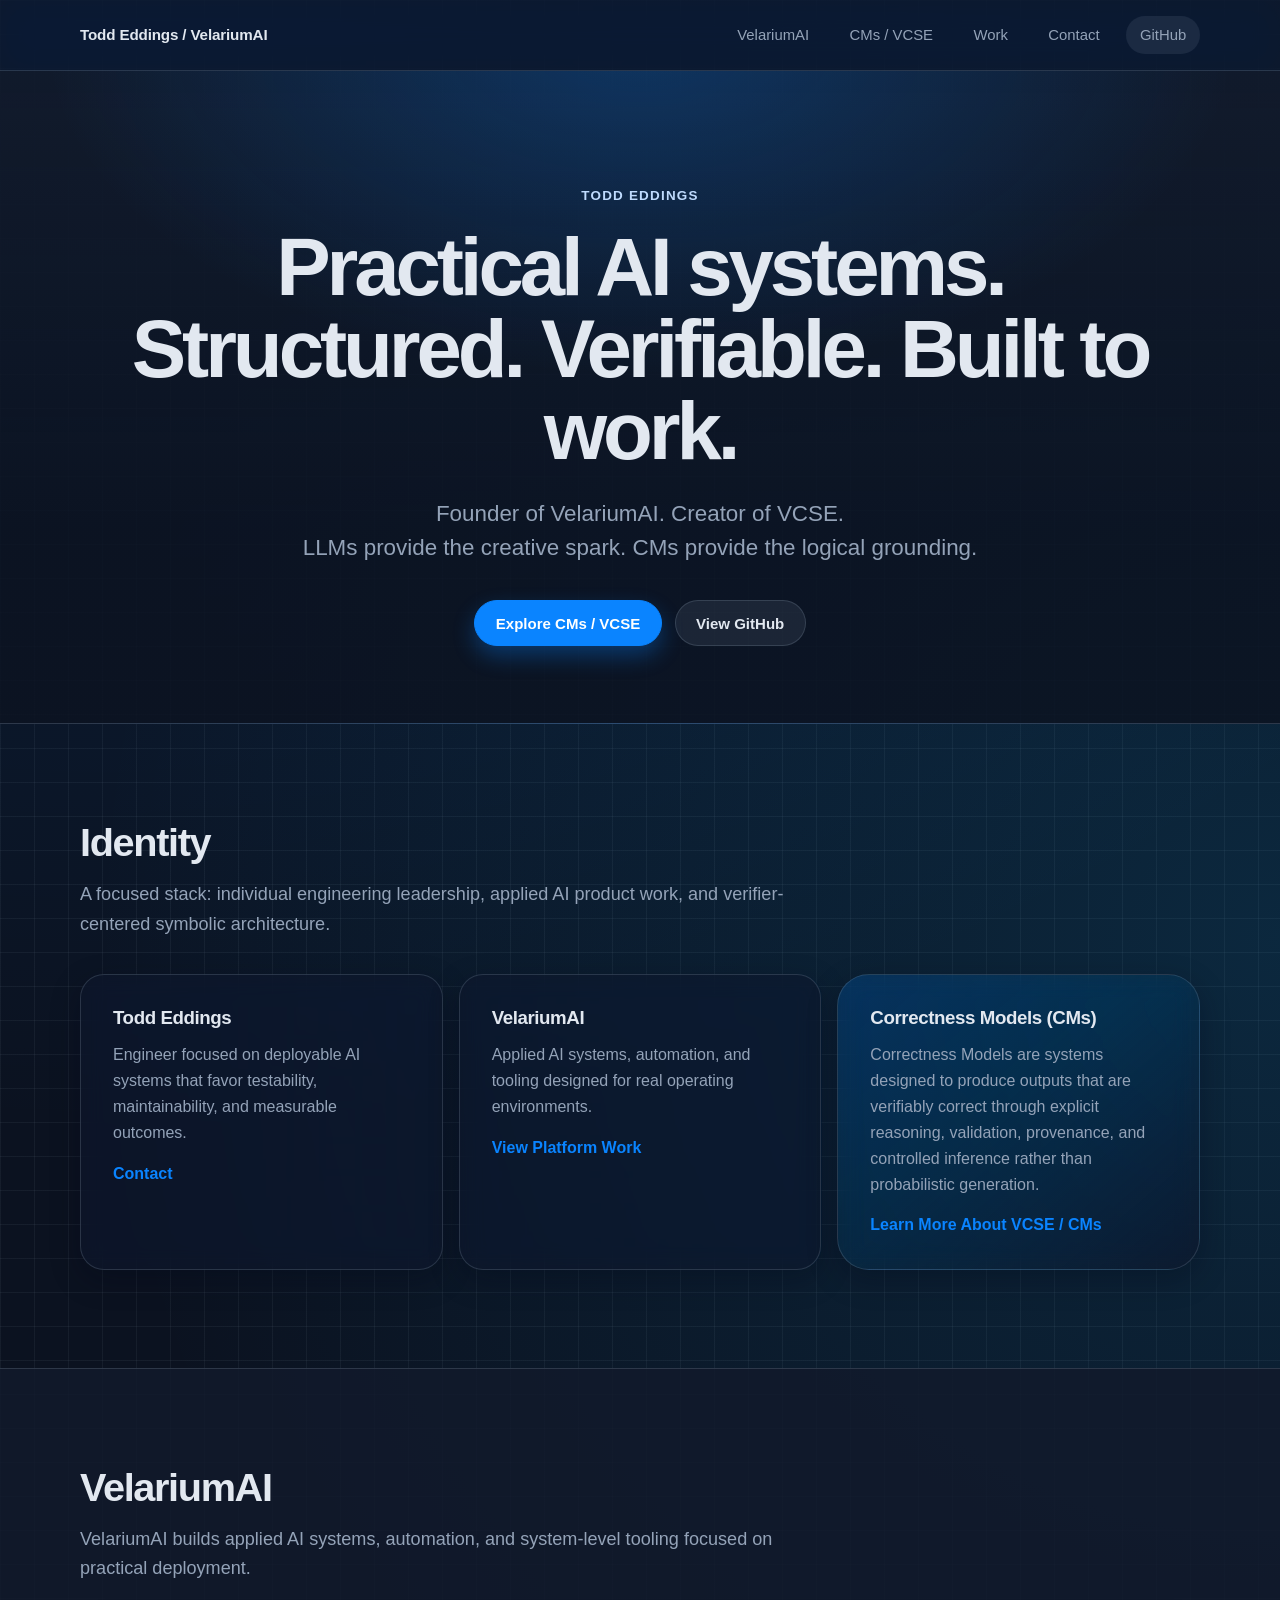
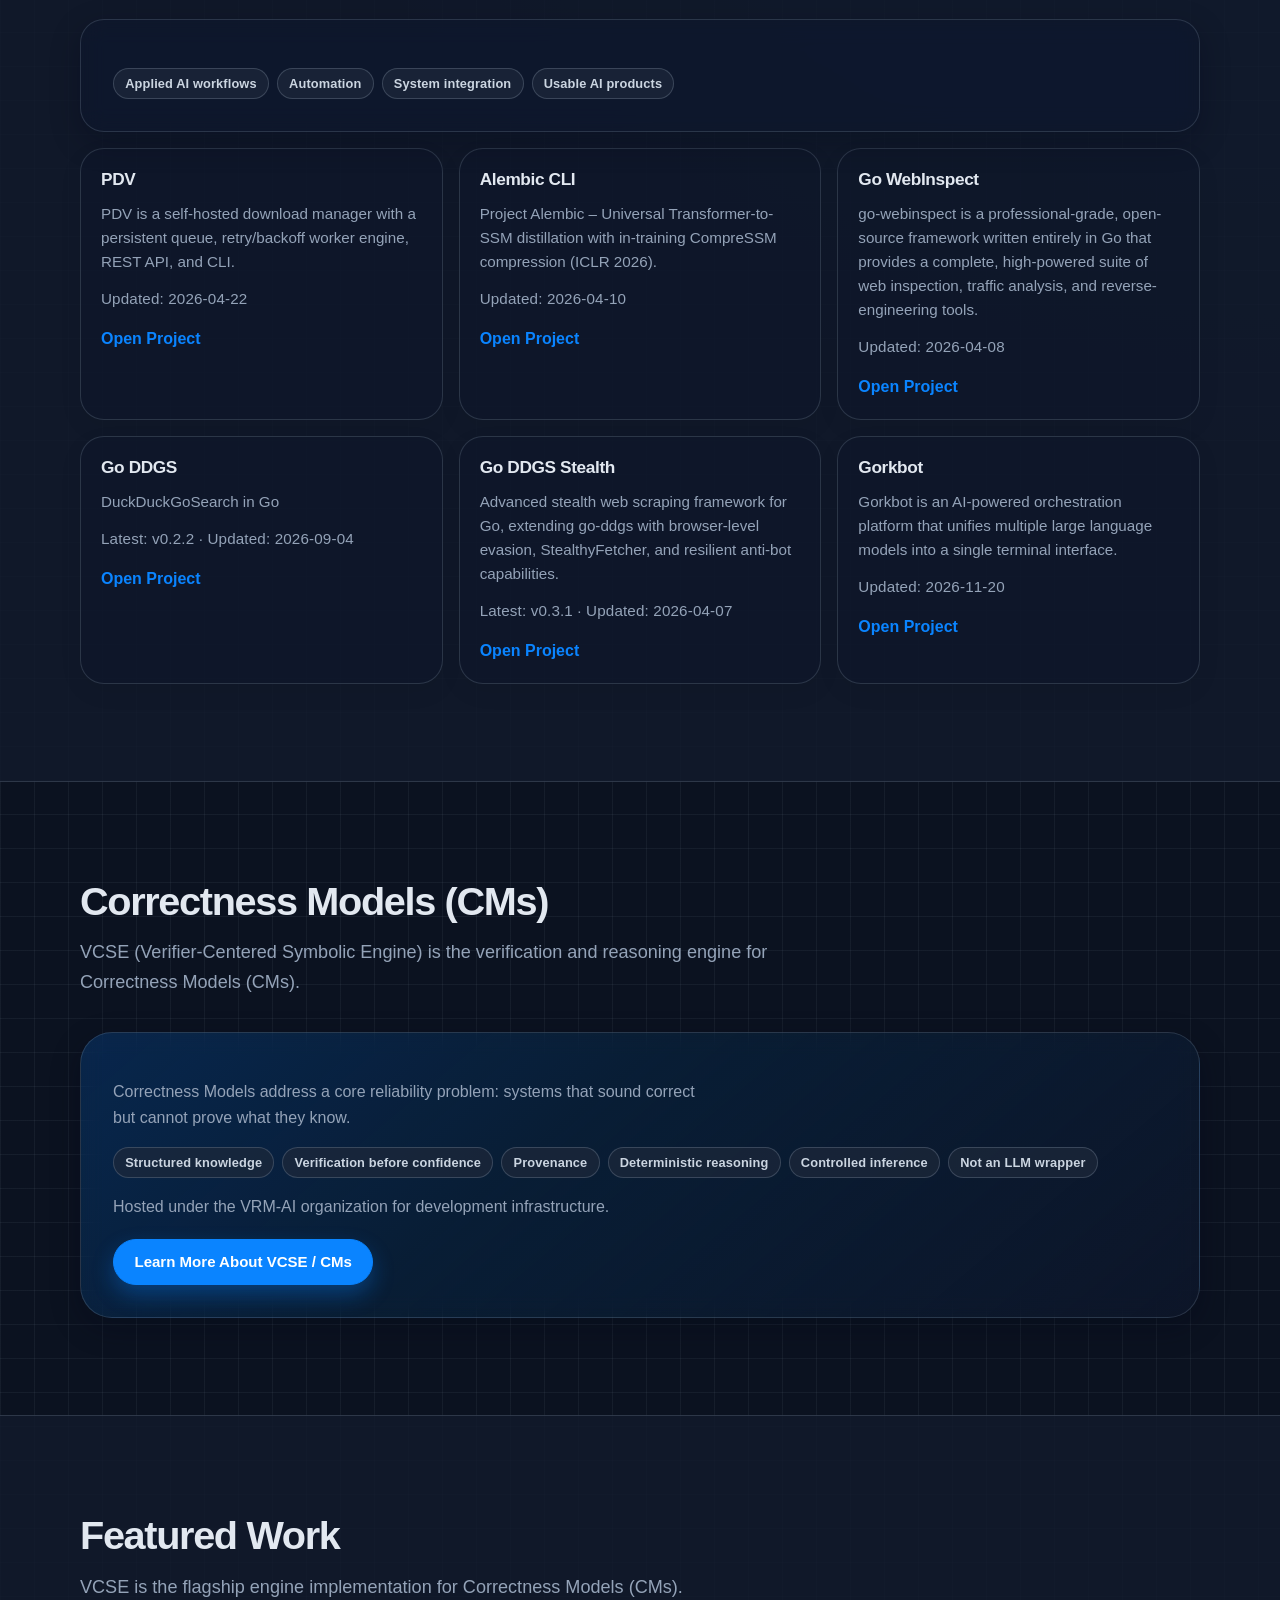
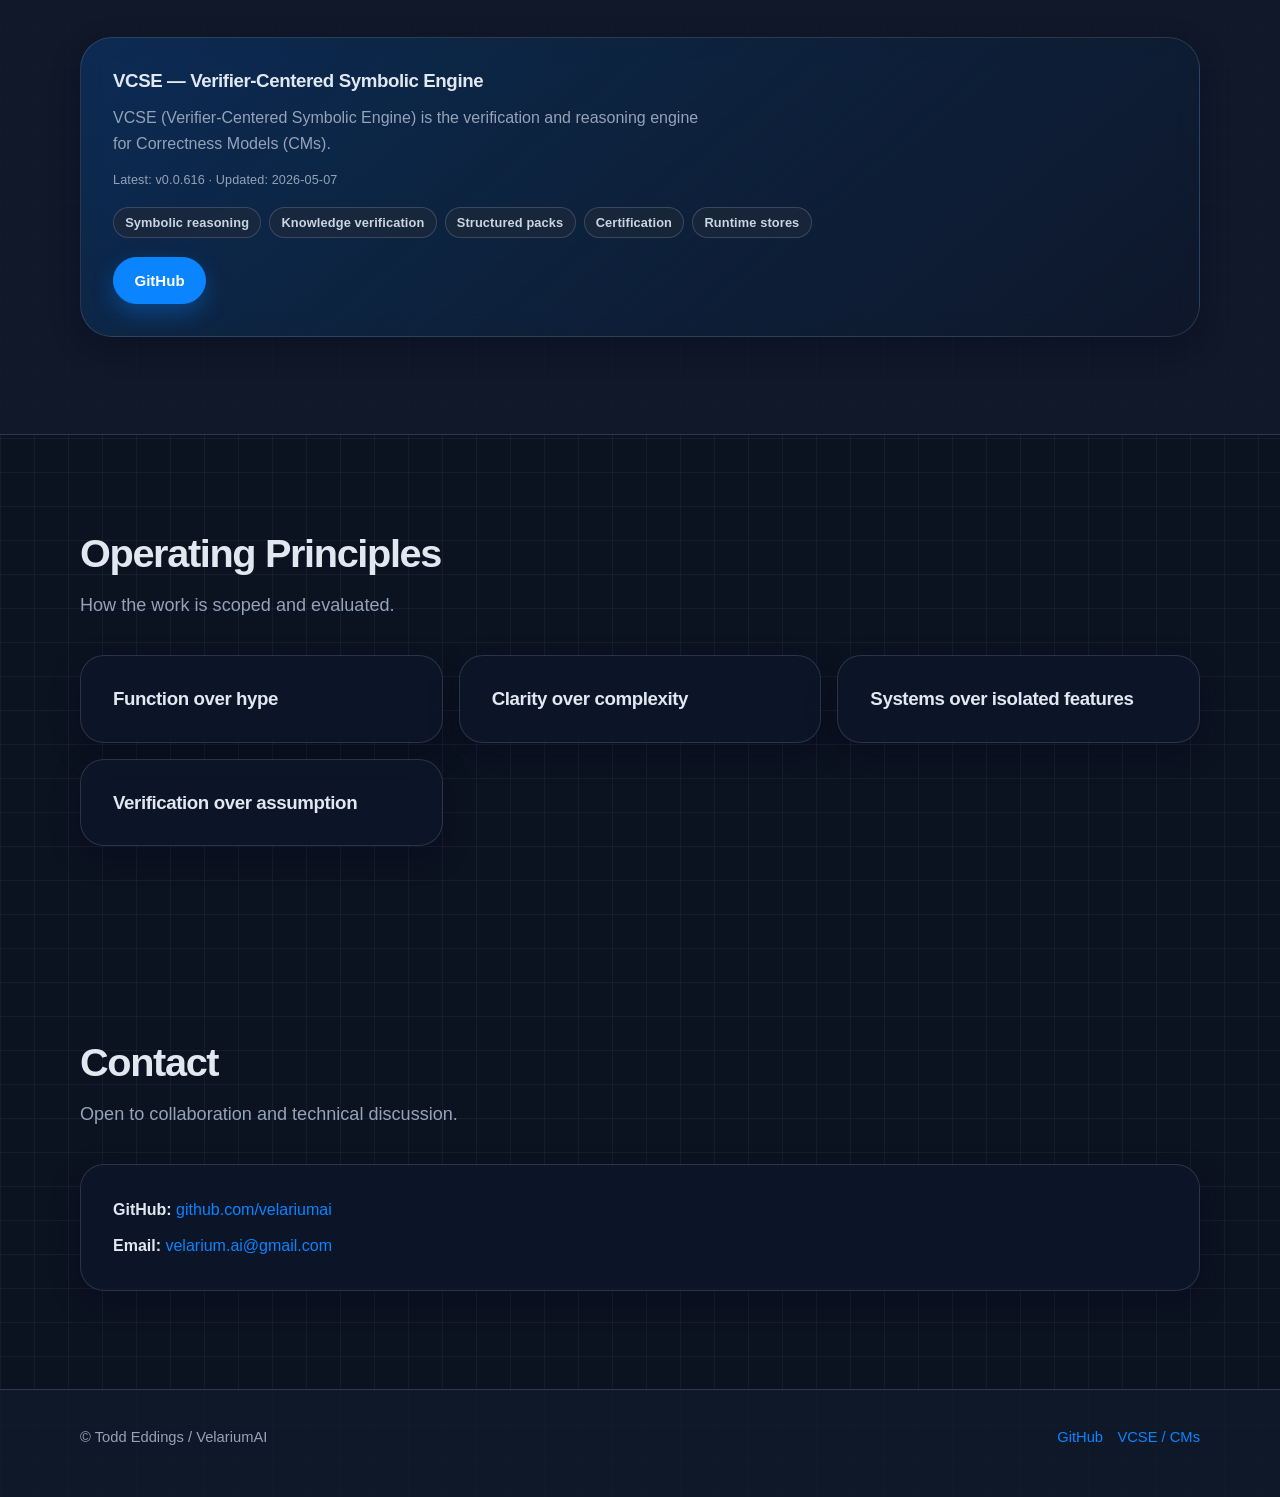
<file: index.html>
<!DOCTYPE html>
<html lang="en">
<head>
  <meta charset="UTF-8">
  <meta name="viewport" content="width=device-width, initial-scale=1.0">
  <title>Todd Eddings | VelariumAI | VCSE</title>
  <meta name="description" content="Todd Eddings builds practical AI systems through VelariumAI, including VCSE, the verification and reasoning engine for Correctness Models (CMs).">
  <link rel="stylesheet" href="styles.css?v=tech2">
</head>
<body>
  <nav class="site-nav" aria-label="Primary">
    <div class="nav-inner">
      <a class="brand" href="index.html">Todd Eddings / VelariumAI</a>
      <ul class="nav-links">
        <li><a href="#velariumai">VelariumAI</a></li>
        <li><a href="#vrm-ai">CMs / VCSE</a></li>
        <li><a href="#work">Work</a></li>
        <li><a href="#contact">Contact</a></li>
        <li><a class="btn btn-secondary" href="https://github.com/velariumai">GitHub</a></li>
      </ul>
    </div>
  </nav>

  <main>
    <section class="hero" id="top">
      <div class="container">
        <p class="hero-eyebrow">Todd Eddings</p>
        <h1 class="hero-title">Practical AI systems.<br>Structured. Verifiable. Built to work.</h1>
        <p class="hero-subtitle">Founder of VelariumAI. Creator of VCSE.<br>LLMs provide the creative spark. CMs provide the logical grounding.</p>
        <div class="hero-actions">
          <a class="btn btn-primary" href="#vrm-ai">Explore CMs / VCSE</a>
          <a class="btn btn-secondary" href="https://github.com/velariumai">View GitHub</a>
        </div>
      </div>
    </section>

    <section class="section">
      <div class="container">
        <div class="section-header">
          <h2 class="section-title">Identity</h2>
          <p class="section-copy">A focused stack: individual engineering leadership, applied AI product work, and verifier-centered symbolic architecture.</p>
        </div>
        <div class="card-grid">
          <article class="card interactive">
            <h3>Todd Eddings</h3>
            <p>Engineer focused on deployable AI systems that favor testability, maintainability, and measurable outcomes.</p>
            <a class="card-link" href="#contact">Contact</a>
          </article>
          <article class="card interactive">
            <h3>VelariumAI</h3>
            <p>Applied AI systems, automation, and tooling designed for real operating environments.</p>
            <a class="card-link" href="#velariumai">View Platform Work</a>
          </article>
          <article class="card feature-card interactive">
            <h3>Correctness Models (CMs)</h3>
            <p>Correctness Models are systems designed to produce outputs that are verifiably correct through explicit reasoning, validation, provenance, and controlled inference rather than probabilistic generation.</p>
            <a class="card-link" href="vrm.html">Learn More About VCSE / CMs</a>
          </article>
        </div>
      </div>
    </section>

    <section class="section section-soft" id="velariumai">
      <div class="container">
        <div class="section-header">
          <h2 class="section-title">VelariumAI</h2>
          <p class="section-copy">VelariumAI builds applied AI systems, automation, and system-level tooling focused on practical deployment.</p>
        </div>
        <div class="card">
          <ul class="pill-list" aria-label="Core focus areas">
            <li class="pill">Applied AI workflows</li>
            <li class="pill">Automation</li>
            <li class="pill">System integration</li>
            <li class="pill">Usable AI products</li>
          </ul>
        </div>
        <div class="project-grid" style="margin-top: 1rem;">
          <article class="project-card interactive">
            <h3>PDV</h3>
            <p data-project-desc="pdv">PDV is a self-hosted download manager with a persistent queue, retry/backoff worker engine, REST API, and CLI.</p>
            <p class="project-meta" data-project-meta="pdv" hidden></p>
            <a class="card-link" href="https://github.com/VelariumAI/pdv">Open Project</a>
          </article>
          <article class="project-card interactive">
            <h3>Alembic CLI</h3>
            <p data-project-desc="alembic-cli">Project Alembic – Universal Transformer-to-SSM distillation with in-training CompreSSM compression (ICLR 2026).</p>
            <p class="project-meta" data-project-meta="alembic-cli" hidden></p>
            <a class="card-link" href="https://github.com/VelariumAI/alembic-cli">Open Project</a>
          </article>
          <article class="project-card interactive">
            <h3>Go WebInspect</h3>
            <p data-project-desc="go-webinspect">go-webinspect is a professional-grade, open-source framework written entirely in Go that provides a complete, high-powered suite of web inspection, traffic analysis, and reverse-engineering tools.</p>
            <p class="project-meta" data-project-meta="go-webinspect" hidden></p>
            <a class="card-link" href="https://github.com/VelariumAI/go-webinspect">Open Project</a>
          </article>
          <article class="project-card interactive">
            <h3>Go DDGS</h3>
            <p data-project-desc="go-ddgs">DuckDuckGoSearch in Go.</p>
            <p class="project-meta" data-project-meta="go-ddgs" hidden></p>
            <a class="card-link" href="https://github.com/VelariumAI/go-ddgs">Open Project</a>
          </article>
          <article class="project-card interactive">
            <h3>Go DDGS Stealth</h3>
            <p data-project-desc="go-ddgs-stealth">Advanced stealth web scraping framework for Go, extending go-ddgs with browser-level evasion, StealthyFetcher, and resilient anti-bot capabilities.</p>
            <p class="project-meta" data-project-meta="go-ddgs-stealth" hidden></p>
            <a class="card-link" href="https://github.com/VelariumAI/go-ddgs-stealth">Open Project</a>
          </article>
          <article class="project-card interactive">
            <h3>Gorkbot</h3>
            <p data-project-desc="gorkbot">Gorkbot is an AI-powered orchestration platform that unifies multiple large language models into a single terminal interface.</p>
            <p class="project-meta" data-project-meta="gorkbot" hidden></p>
            <a class="card-link" href="https://github.com/VelariumAI/gorkbot">Open Project</a>
          </article>
        </div>
      </div>
    </section>

    <section class="section" id="vrm-ai">
      <div class="container">
        <div class="section-header">
          <h2 class="section-title">Correctness Models (CMs)</h2>
          <p class="section-copy">VCSE (Verifier-Centered Symbolic Engine) is the verification and reasoning engine for Correctness Models (CMs).</p>
        </div>
        <article class="card feature-card">
          <p>Correctness Models address a core reliability problem: systems that sound correct but cannot prove what they know.</p>
          <ul class="pill-list" aria-label="CM principles">
            <li class="pill">Structured knowledge</li>
            <li class="pill">Verification before confidence</li>
            <li class="pill">Provenance</li>
            <li class="pill">Deterministic reasoning</li>
            <li class="pill">Controlled inference</li>
            <li class="pill">Not an LLM wrapper</li>
          </ul>
          <p style="margin-top: 1rem;">Hosted under the VRM-AI organization for development infrastructure.</p>
          <div class="hero-actions" style="justify-content: flex-start; margin-top: 1.2rem;">
            <a class="btn btn-primary" href="vrm.html">Learn More About VCSE / CMs</a>
          </div>
        </article>
      </div>
    </section>

    <section class="section section-soft" id="work">
      <div class="container">
        <div class="section-header">
          <h2 class="section-title">Featured Work</h2>
          <p class="section-copy">VCSE is the flagship engine implementation for Correctness Models (CMs).</p>
        </div>
        <article class="card feature-card interactive">
          <h3>VCSE — Verifier-Centered Symbolic Engine</h3>
          <p data-project-desc="vcse">VCSE (Verifier-Centered Symbolic Engine) is the verification and reasoning engine for Correctness Models (CMs).</p>
          <p class="project-meta" data-project-meta="vcse" hidden></p>
          <ul class="pill-list">
            <li class="pill">Symbolic reasoning</li>
            <li class="pill">Knowledge verification</li>
            <li class="pill">Structured packs</li>
            <li class="pill">Certification</li>
            <li class="pill">Runtime stores</li>
          </ul>
          <div class="hero-actions" style="justify-content: flex-start; margin-top: 1.2rem;">
            <a class="btn btn-primary" href="https://github.com/VRM-AI/vcse">GitHub</a>
          </div>
        </article>
      </div>
    </section>

    <section class="section">
      <div class="container">
        <div class="section-header">
          <h2 class="section-title">Operating Principles</h2>
          <p class="section-copy">How the work is scoped and evaluated.</p>
        </div>
        <div class="card-grid">
          <article class="card"><h3>Function over hype</h3></article>
          <article class="card"><h3>Clarity over complexity</h3></article>
          <article class="card"><h3>Systems over isolated features</h3></article>
          <article class="card"><h3>Verification over assumption</h3></article>
        </div>
      </div>
    </section>

    <section class="section" id="contact">
      <div class="container">
        <div class="section-header">
          <h2 class="section-title">Contact</h2>
          <p class="section-copy">Open to collaboration and technical discussion.</p>
        </div>
        <article class="card">
          <ul class="kv-list">
            <li><strong>GitHub:</strong> <a href="https://github.com/velariumai">github.com/velariumai</a></li>
            <li><strong>Email:</strong> <a href="mailto:velarium.ai@gmail.com">velarium.ai@gmail.com</a></li>
          </ul>
        </article>
      </div>
    </section>
  </main>

  <footer class="footer">
    <div class="footer-inner">
      <span>© Todd Eddings / VelariumAI</span>
      <div class="footer-links">
        <a href="https://github.com/velariumai">GitHub</a>
        <a href="vrm.html">VCSE / CMs</a>
      </div>
    </div>
  </footer>
  <script src="site-data.js"></script>
</body>
</html>
</file>
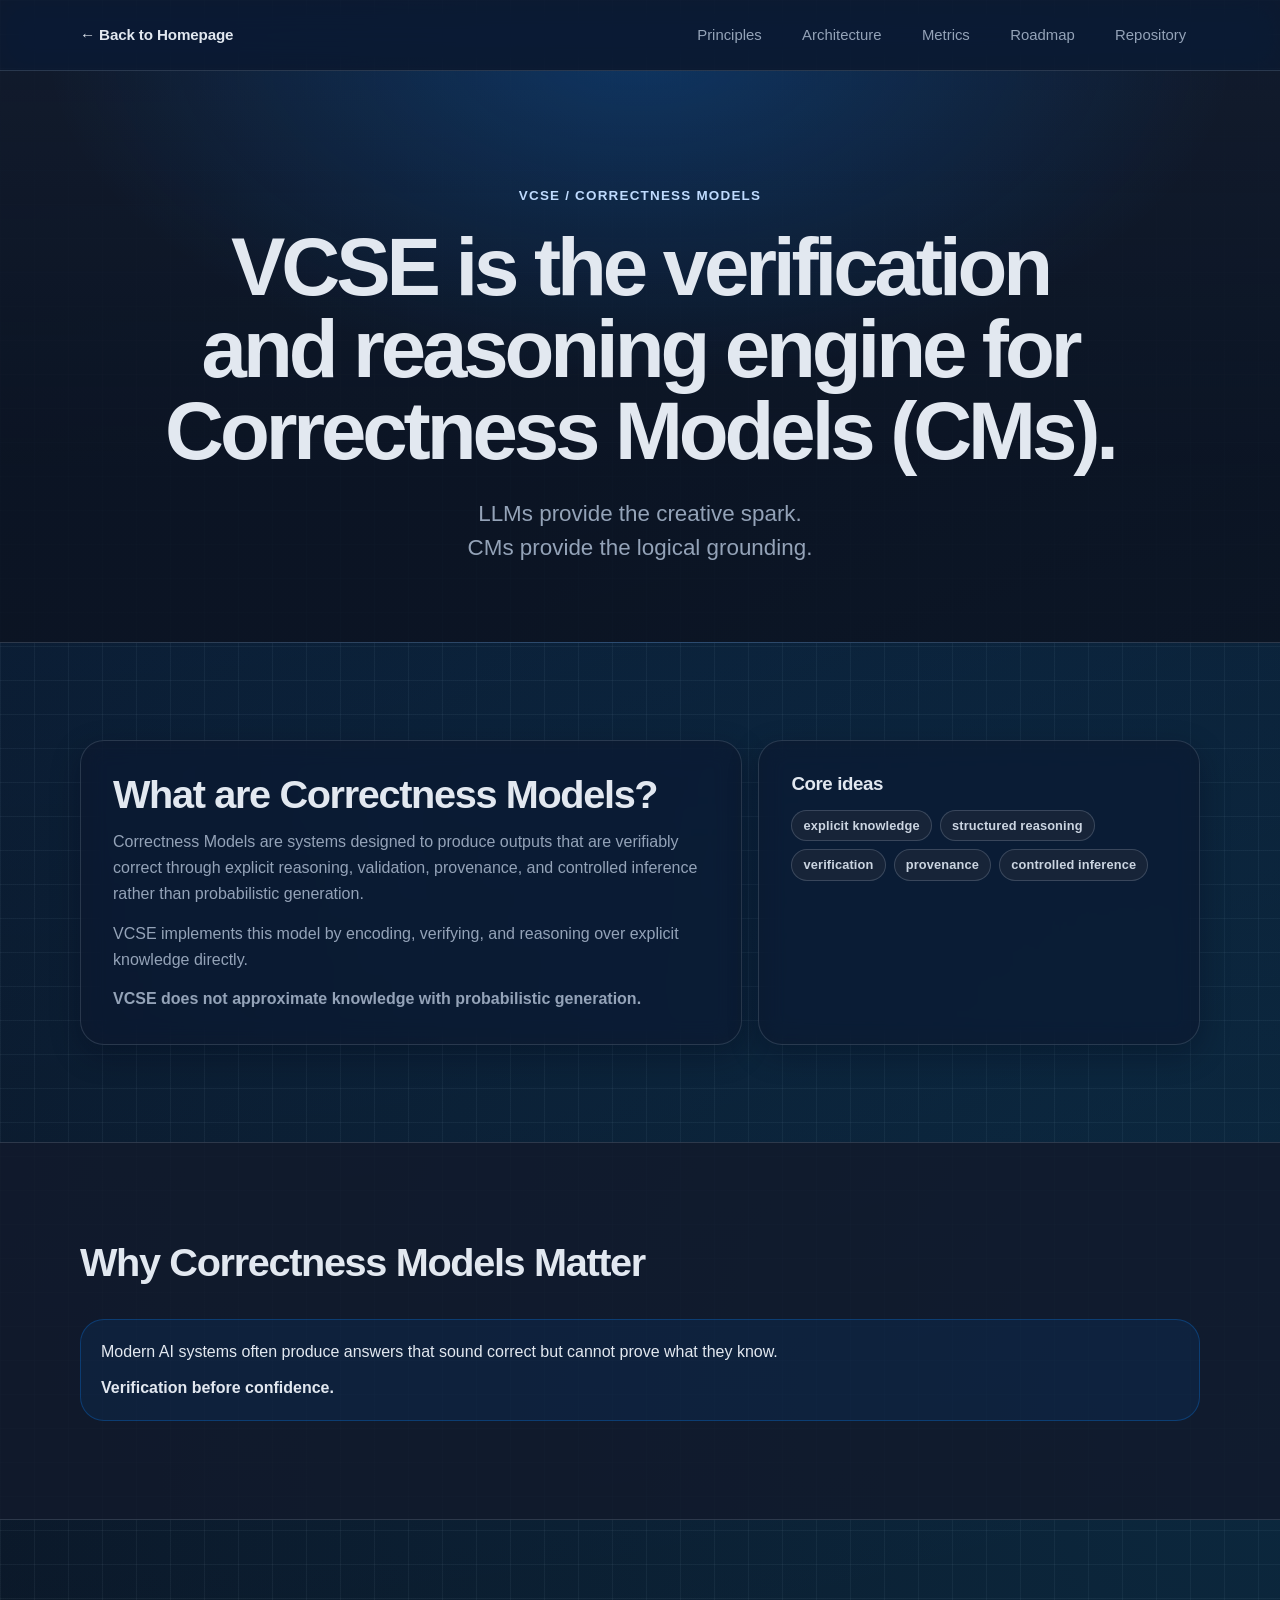
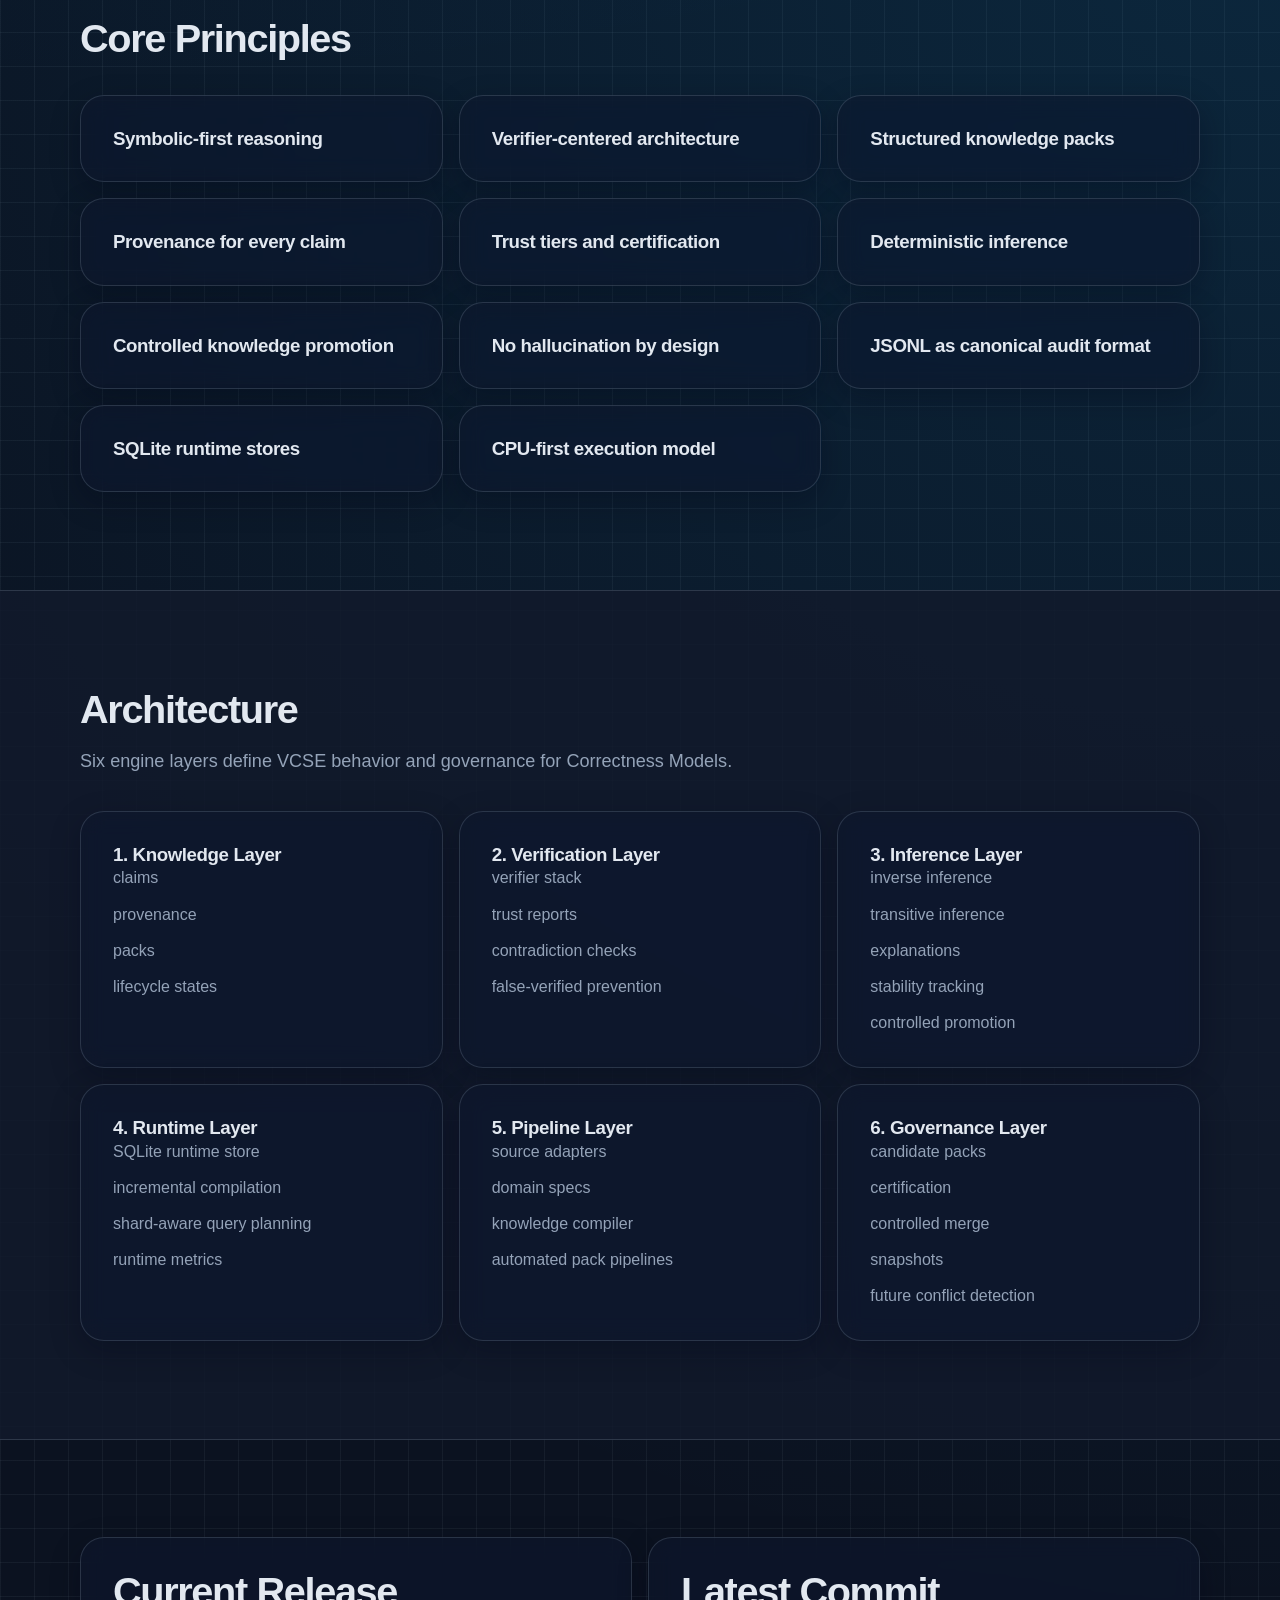
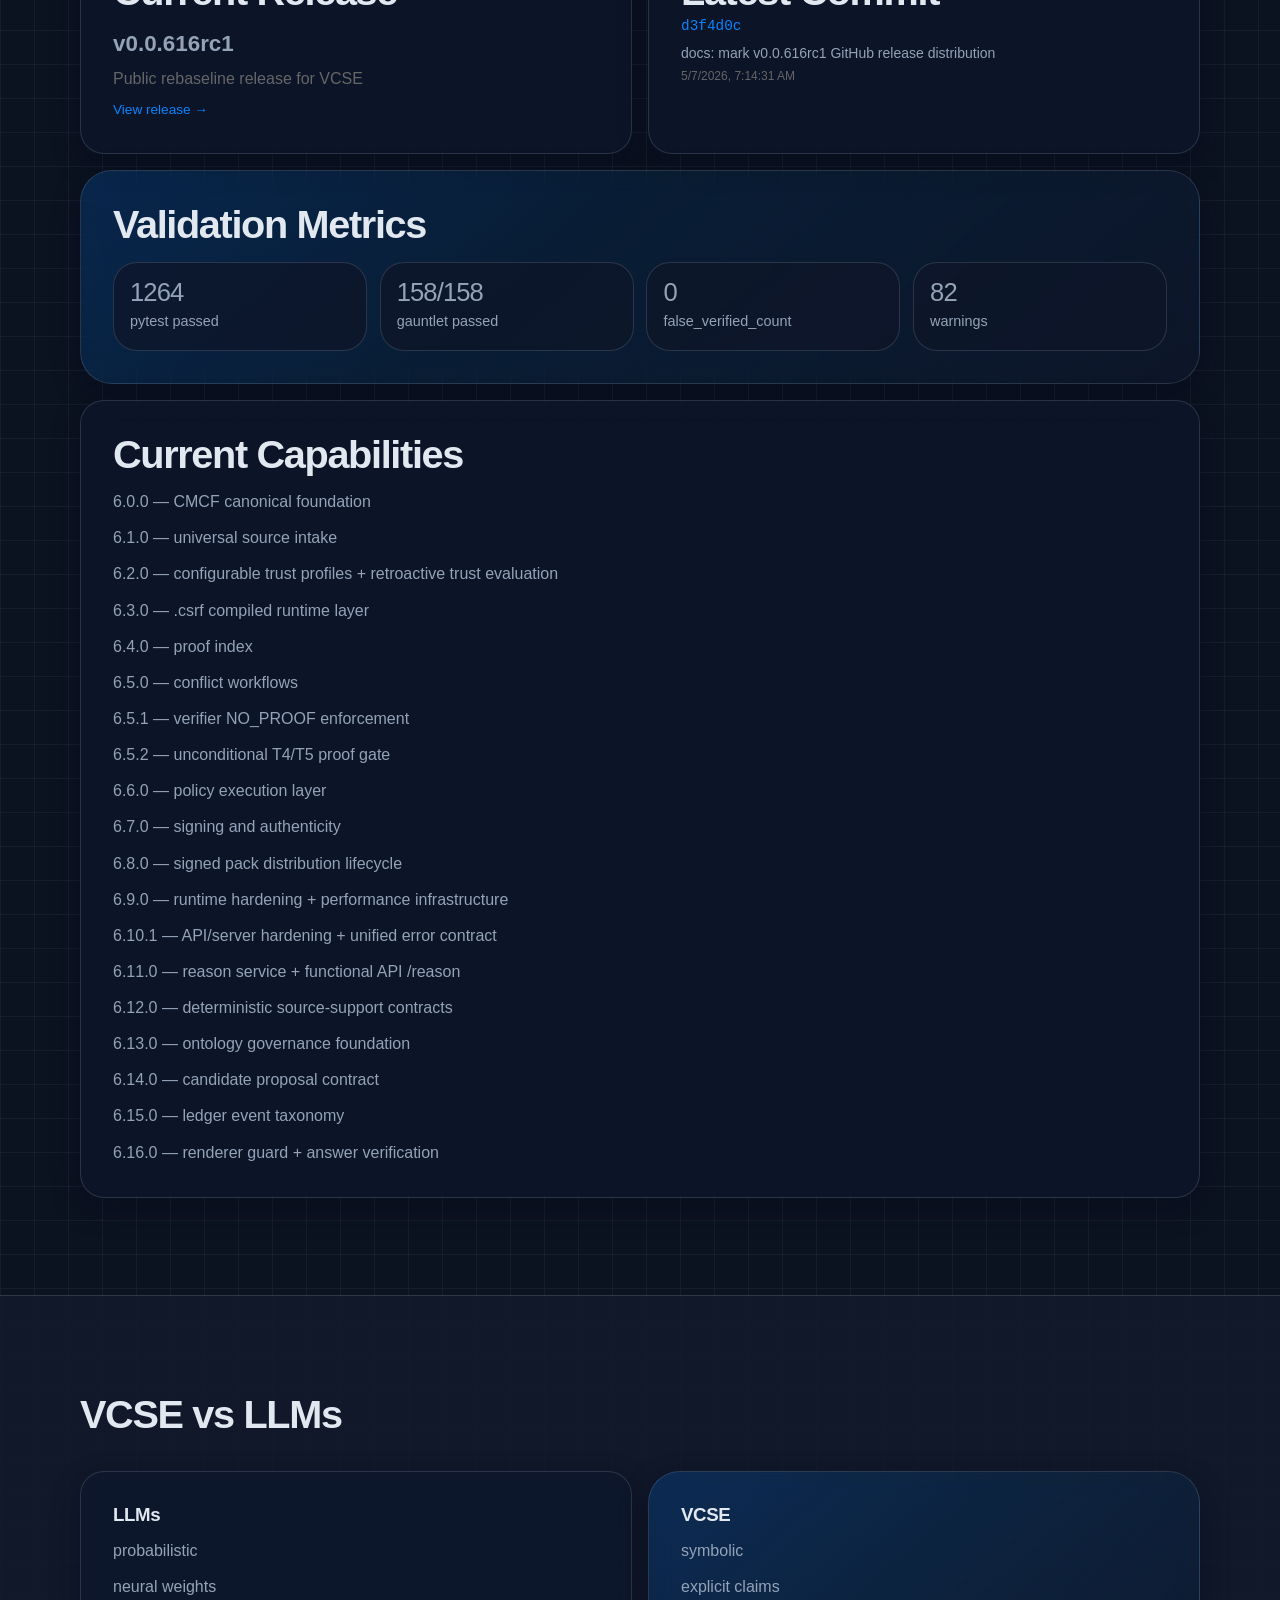
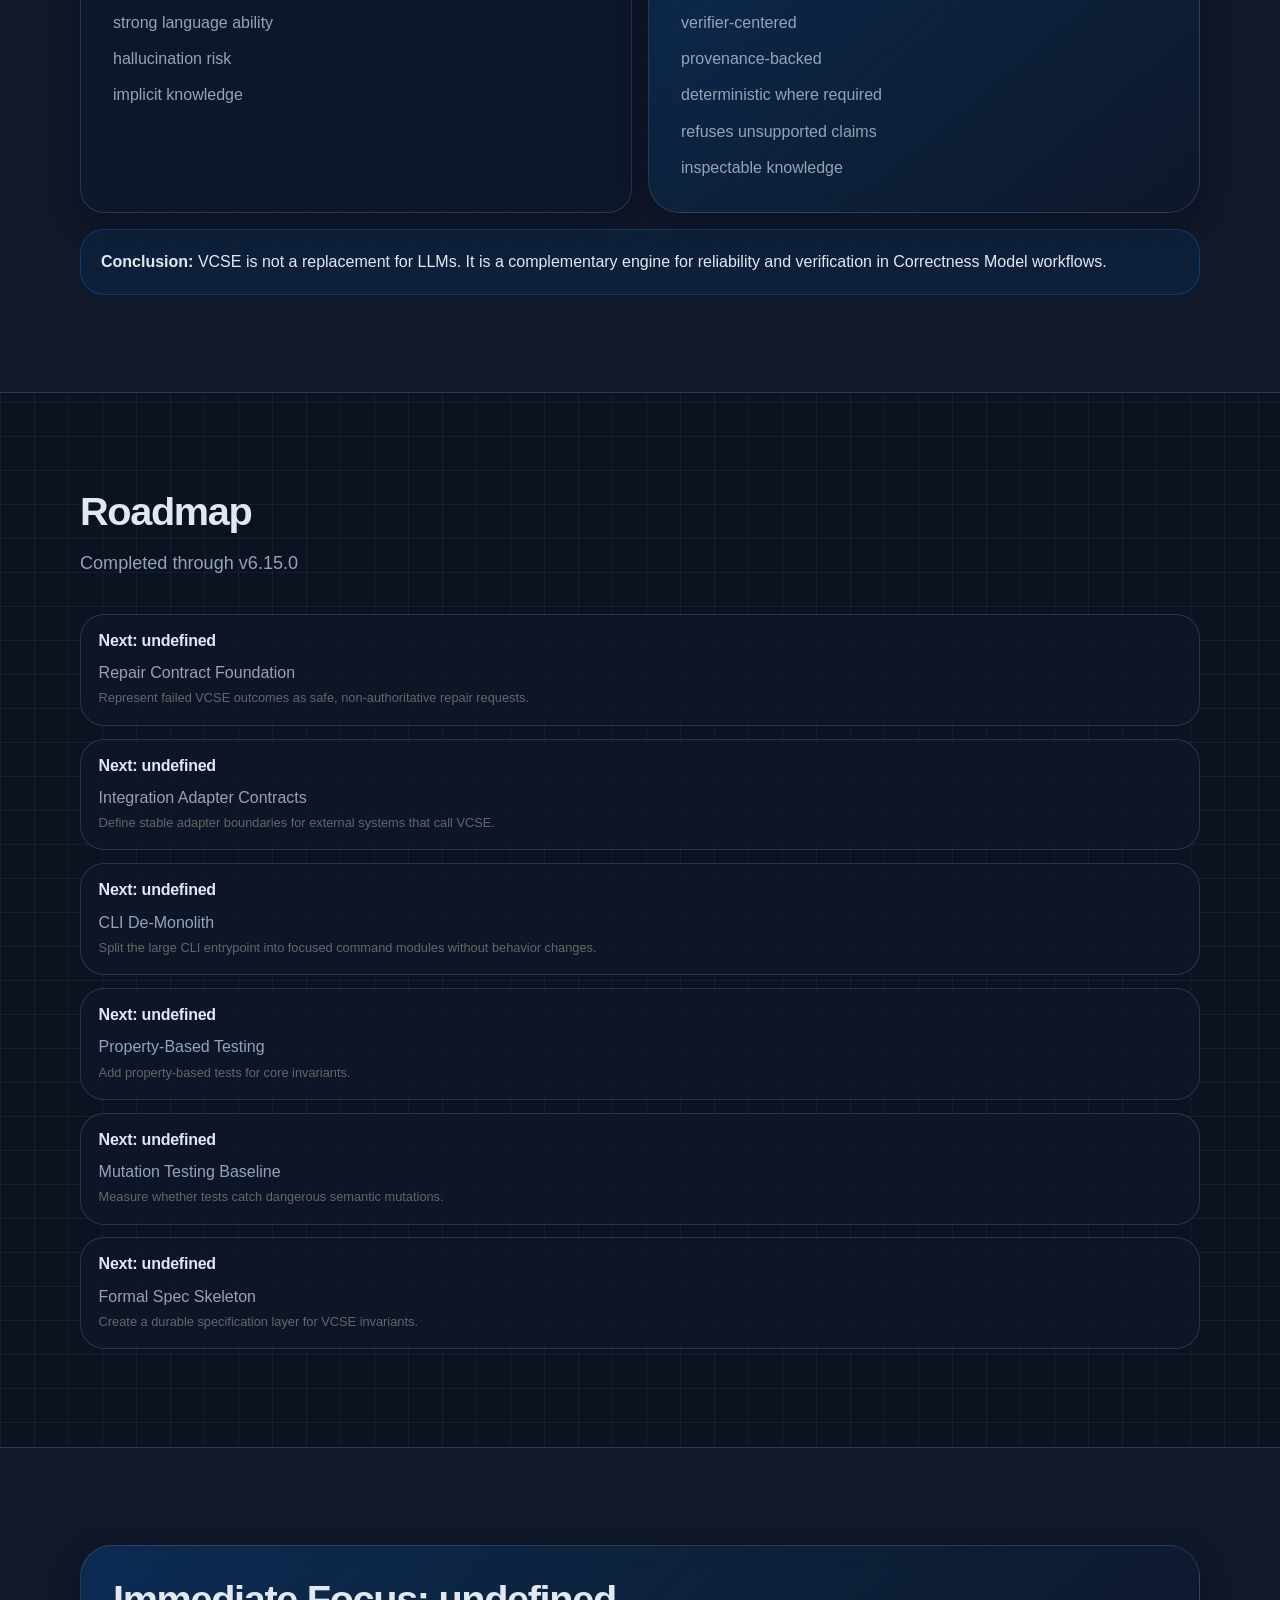
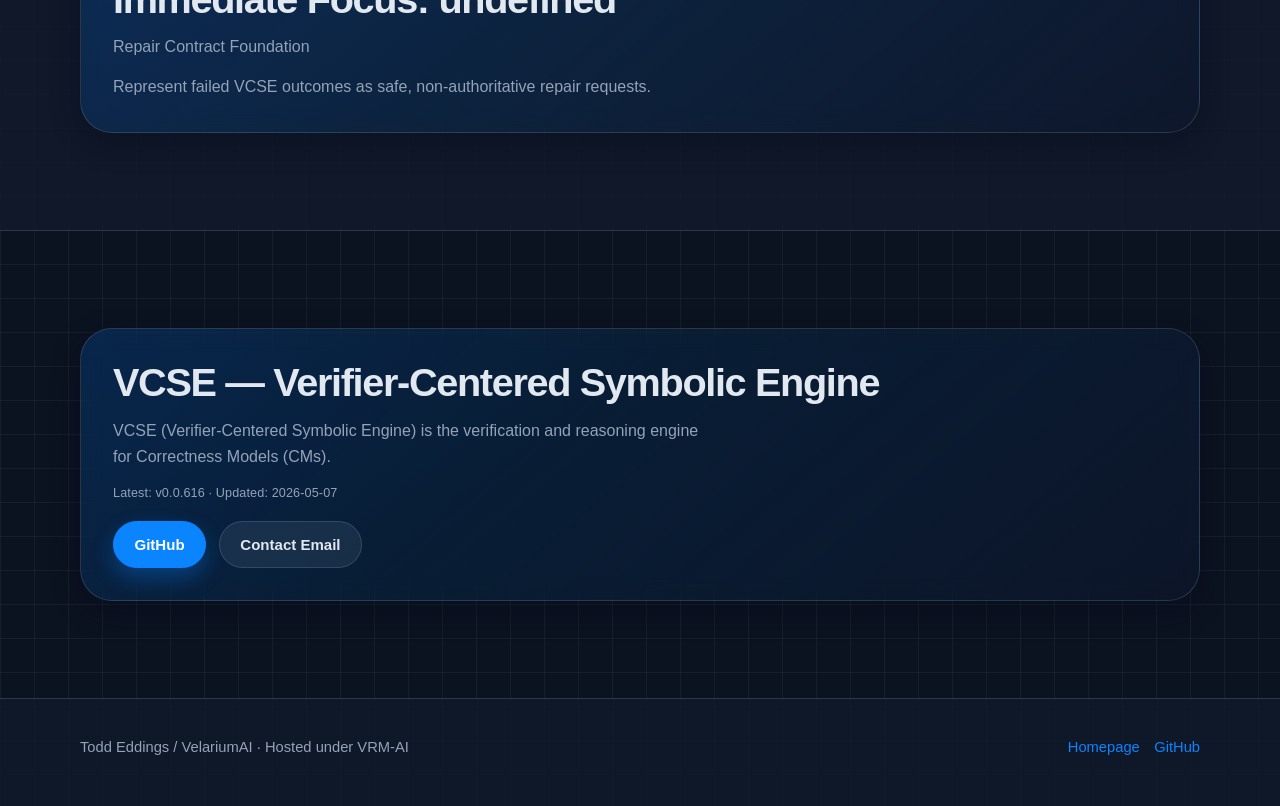
<file: vrm.html>
<!DOCTYPE html>
<html lang="en">
<head>
  <meta charset="UTF-8">
  <meta name="viewport" content="width=device-width, initial-scale=1.0">
  <title>VCSE | Correctness Models (CMs)</title>
  <meta name="description" content="VCSE (Verifier-Centered Symbolic Engine) is the verification and reasoning engine for Correctness Models (CMs).">
  <link rel="stylesheet" href="styles.css?v=tech2">
</head>
<body>
  <nav class="site-nav" aria-label="Primary">
    <div class="nav-inner">
      <a class="brand" href="index.html">← Back to Homepage</a>
      <ul class="nav-links">
        <li><a href="#principles">Principles</a></li>
        <li><a href="#architecture">Architecture</a></li>
        <li><a href="#metrics">Metrics</a></li>
        <li><a href="#roadmap">Roadmap</a></li>
        <li><a href="#repository">Repository</a></li>
      </ul>
    </div>
  </nav>

  <main>
    <section class="hero">
      <div class="container">
        <p class="hero-eyebrow">VCSE / Correctness Models</p>
        <h1 class="hero-title">VCSE is the verification and reasoning engine for Correctness Models (CMs).</h1>
        <p class="hero-subtitle">LLMs provide the creative spark.<br>CMs provide the logical grounding.</p>
      </div>
    </section>

    <section class="section">
      <div class="container split">
        <div class="card">
          <h2 class="section-title">What are Correctness Models?</h2>
          <p>Correctness Models are systems designed to produce outputs that are verifiably correct through explicit reasoning, validation, provenance, and controlled inference rather than probabilistic generation.</p>
          <p>VCSE implements this model by encoding, verifying, and reasoning over explicit knowledge directly.</p>
          <p><strong>VCSE does not approximate knowledge with probabilistic generation.</strong></p>
        </div>
        <aside class="card">
          <h3>Core ideas</h3>
          <ul class="pill-list">
            <li class="pill">explicit knowledge</li>
            <li class="pill">structured reasoning</li>
            <li class="pill">verification</li>
            <li class="pill">provenance</li>
            <li class="pill">controlled inference</li>
          </ul>
        </aside>
      </div>
    </section>

    <section class="section section-soft">
      <div class="container">
        <div class="section-header">
          <h2 class="section-title">Why Correctness Models Matter</h2>
        </div>
        <article class="callout">
          <p>Modern AI systems often produce answers that sound correct but cannot prove what they know.</p>
          <p style="margin-top: 0.8rem;"><strong>Verification before confidence.</strong></p>
        </article>
      </div>
    </section>

    <section class="section" id="principles">
      <div class="container">
        <div class="section-header">
          <h2 class="section-title">Core Principles</h2>
        </div>
        <div class="card-grid">
          <article class="card"><h3>Symbolic-first reasoning</h3></article>
          <article class="card"><h3>Verifier-centered architecture</h3></article>
          <article class="card"><h3>Structured knowledge packs</h3></article>
          <article class="card"><h3>Provenance for every claim</h3></article>
          <article class="card"><h3>Trust tiers and certification</h3></article>
          <article class="card"><h3>Deterministic inference</h3></article>
          <article class="card"><h3>Controlled knowledge promotion</h3></article>
          <article class="card"><h3>No hallucination by design</h3></article>
          <article class="card"><h3>JSONL as canonical audit format</h3></article>
          <article class="card"><h3>SQLite runtime stores</h3></article>
          <article class="card"><h3>CPU-first execution model</h3></article>
        </div>
      </div>
    </section>

    <section class="section section-soft" id="architecture">
      <div class="container">
        <div class="section-header">
          <h2 class="section-title">Architecture</h2>
          <p class="section-copy">Six engine layers define VCSE behavior and governance for Correctness Models.</p>
        </div>
        <div class="card-grid">
          <article class="card">
            <h3>1. Knowledge Layer</h3>
            <ul class="kv-list">
              <li>claims</li>
              <li>provenance</li>
              <li>packs</li>
              <li>lifecycle states</li>
            </ul>
          </article>
          <article class="card">
            <h3>2. Verification Layer</h3>
            <ul class="kv-list">
              <li>verifier stack</li>
              <li>trust reports</li>
              <li>contradiction checks</li>
              <li>false-verified prevention</li>
            </ul>
          </article>
          <article class="card">
            <h3>3. Inference Layer</h3>
            <ul class="kv-list">
              <li>inverse inference</li>
              <li>transitive inference</li>
              <li>explanations</li>
              <li>stability tracking</li>
              <li>controlled promotion</li>
            </ul>
          </article>
          <article class="card">
            <h3>4. Runtime Layer</h3>
            <ul class="kv-list">
              <li>SQLite runtime store</li>
              <li>incremental compilation</li>
              <li>shard-aware query planning</li>
              <li>runtime metrics</li>
            </ul>
          </article>
          <article class="card">
            <h3>5. Pipeline Layer</h3>
            <ul class="kv-list">
              <li>source adapters</li>
              <li>domain specs</li>
              <li>knowledge compiler</li>
              <li>automated pack pipelines</li>
            </ul>
          </article>
          <article class="card">
            <h3>6. Governance Layer</h3>
            <ul class="kv-list">
              <li>candidate packs</li>
              <li>certification</li>
              <li>controlled merge</li>
              <li>snapshots</li>
              <li>future conflict detection</li>
            </ul>
          </article>
        </div>
      </div>
    </section>

    <section class="section" id="metrics">
      <div class="container stack">
        <div style="display:grid;grid-template-columns:1fr 1fr;gap:1rem;">
          <article class="card">
            <h2 class="section-title">Current Release</h2>
            <p style="font-size:1.4rem;font-weight:700;" id="vcse-release-tag">v6.15.0</p>
            <p id="vcse-release-title" style="color:var(--color-muted,#666);margin-top:0.2rem;">Ledger Event Taxonomy</p>
            <a id="vcse-release-url" href="https://github.com/VRM-AI/vcse/releases/tag/v6.15.0" style="font-size:0.85rem;display:inline-block;margin-top:0.5rem;">View release →</a>
          </article>
          <article class="card">
            <h2 class="section-title">Latest Commit</h2>
            <a id="vcse-commit-sha" href="#" style="font-family:monospace;font-size:0.9rem;"></a>
            <p id="vcse-commit-msg" style="margin-top:0.3rem;font-size:0.875rem;"></p>
            <p id="vcse-commit-meta" style="font-size:0.75rem;color:var(--color-muted,#666);margin-top:0.15rem;"></p>
          </article>
        </div>
        <article class="card feature-card">
          <h2 class="section-title">Validation Metrics</h2>
          <div class="metric-grid" style="margin-top: 1rem;">
            <div class="metric-card"><p class="metric-value" id="vcse-m-pytest">1222</p><p class="metric-label">pytest passed</p></div>
            <div class="metric-card"><p class="metric-value" id="vcse-m-gauntlet">158/158</p><p class="metric-label">gauntlet passed</p></div>
            <div class="metric-card"><p class="metric-value" id="vcse-m-fvc">0</p><p class="metric-label">false_verified_count</p></div>
            <div class="metric-card"><p class="metric-value" id="vcse-m-warns">82</p><p class="metric-label">warnings</p></div>
          </div>
        </article>
        <article class="card">
          <h2 class="section-title">Current Capabilities</h2>
          <ul class="kv-list" id="vcse-capabilities-list" style="margin-top: 0.85rem;">
            <li>6.0.0 — CMCF canonical foundation</li>
            <li>6.1.0 — universal source intake</li>
            <li>6.2.0 — configurable trust profiles + retroactive trust evaluation</li>
            <li>6.3.0 — .csrf compiled runtime layer</li>
            <li>6.4.0 — proof index</li>
            <li>6.5.0 — conflict workflows</li>
            <li>6.5.1 — verifier NO_PROOF enforcement</li>
            <li>6.5.2 — unconditional T4/T5 proof gate</li>
            <li>6.6.0 — policy execution layer</li>
            <li>6.7.0 — signing and authenticity</li>
            <li>6.8.0 — signed pack distribution lifecycle</li>
            <li>6.9.0 — runtime hardening + performance infrastructure</li>
            <li>6.10.1 — API/server hardening + unified error contract</li>
            <li>6.11.0 — reason service + functional API /reason</li>
            <li>6.12.0 — deterministic source-support contracts</li>
            <li>6.13.0 — ontology governance foundation</li>
            <li>6.14.0 — candidate proposal contract</li>
            <li>6.15.0 — ledger event taxonomy</li>
          </ul>
        </article>
      </div>
    </section>

    <section class="section section-soft">
      <div class="container">
        <div class="section-header">
          <h2 class="section-title">VCSE vs LLMs</h2>
        </div>
        <div class="comparison-grid">
          <article class="card">
            <h3>LLMs</h3>
            <ul class="kv-list" style="margin-top: 0.75rem;">
              <li>probabilistic</li>
              <li>neural weights</li>
              <li>strong language ability</li>
              <li>hallucination risk</li>
              <li>implicit knowledge</li>
            </ul>
          </article>
          <article class="card feature-card">
            <h3>VCSE</h3>
            <ul class="kv-list" style="margin-top: 0.75rem;">
              <li>symbolic</li>
              <li>explicit claims</li>
              <li>verifier-centered</li>
              <li>provenance-backed</li>
              <li>deterministic where required</li>
              <li>refuses unsupported claims</li>
              <li>inspectable knowledge</li>
            </ul>
          </article>
        </div>
        <article class="callout" style="margin-top: 1rem;">
          <p><strong>Conclusion:</strong> VCSE is not a replacement for LLMs. It is a complementary engine for reliability and verification in Correctness Model workflows.</p>
        </article>
      </div>
    </section>

    <section class="section" id="roadmap">
      <div class="container">
        <div class="section-header">
          <h2 class="section-title">Roadmap</h2>
          <p class="section-copy" id="vcse-roadmap-completed">Completed through v6.15.0</p>
        </div>
        <div class="timeline" id="vcse-roadmap">
          <article class="timeline-card"><h4>Next: v6.16.0</h4><p>Renderer Guard + Answer Verification</p></article>
          <article class="timeline-card"><h4>Next: v6.17.0</h4><p>Repair Contract Foundation</p></article>
          <article class="timeline-card"><h4>Next: v6.18.0</h4><p>Integration Adapter Contracts</p></article>
          <article class="timeline-card"><h4>Next: v6.19.0</h4><p>CLI De-Monolith</p></article>
          <article class="timeline-card"><h4>Next: v6.20.0</h4><p>Property-Based Testing</p></article>
          <article class="timeline-card"><h4>Next: v6.21.0</h4><p>Mutation Testing Baseline</p></article>
          <article class="timeline-card"><h4>Next: v6.22.0</h4><p>Formal Spec Skeleton</p></article>
        </div>
      </div>
    </section>

    <section class="section section-soft">
      <div class="container">
        <article class="card feature-card">
          <h2 class="section-title" id="vcse-focus-heading">Immediate Focus: v6.16.0</h2>
          <p id="vcse-focus-title"><strong>Renderer Guard + Answer Verification</strong></p>
          <p id="vcse-focus-summary">Prevent rendered/user-facing answers from exceeding validated material.</p>
        </article>
      </div>
    </section>

    <section class="section" id="repository">
      <div class="container">
        <article class="card feature-card">
          <h2 class="section-title">VCSE — Verifier-Centered Symbolic Engine</h2>
          <p data-project-desc="vcse">VCSE (Verifier-Centered Symbolic Engine) is the verification and reasoning engine for Correctness Models (CMs).</p>
          <p class="project-meta" data-project-meta="vcse" hidden></p>
          <div class="hero-actions" style="justify-content: flex-start; margin-top: 1.1rem;">
            <a class="btn btn-primary" href="https://github.com/VRM-AI/vcse">GitHub</a>
            <a class="btn btn-secondary" href="mailto:velarium.ai@gmail.com">Contact Email</a>
          </div>
        </article>
      </div>
    </section>
  </main>

  <footer class="footer">
    <div class="footer-inner">
      <span>Todd Eddings / VelariumAI · Hosted under VRM-AI</span>
      <div class="footer-links">
        <a href="index.html">Homepage</a>
        <a href="https://github.com/velariumai">GitHub</a>
      </div>
    </div>
  </footer>
  <script src="site-data.js"></script>
  <script>
    (async function () {
      function setText(id, val) { var el = document.getElementById(id); if (el && val != null) el.textContent = val; }
      function setHref(id, href) { var el = document.getElementById(id); if (el && href) el.href = href; }

      try {
        var res = await fetch("data/projects/vcse.json", { cache: "no-store" });
        if (!res.ok) return;
        var p = await res.json();

        setText("vcse-release-tag", p.latest_release_tag || p.current_version);
        setText("vcse-release-title", p.latest_validated_release && p.latest_validated_release.title || "");
        setHref("vcse-release-url", p.latest_release_url);
        var relEl = document.getElementById("vcse-release-url");
        if (relEl && p.latest_release_url) relEl.textContent = "View release →";

        var c = p.latest_commit;
        if (c) {
          var shaEl = document.getElementById("vcse-commit-sha");
          if (shaEl) { shaEl.textContent = c.short_sha; shaEl.href = c.url || "#"; }
          setText("vcse-commit-msg", c.message);
          if (c.committed_at) {
            setText("vcse-commit-meta", new Date(c.committed_at).toLocaleString());
          }
        }

        var v = p.validation || {};
        var pt = v.pytest || {};
        var g = v.gauntlet || {};
        if (pt.passed != null) setText("vcse-m-pytest", pt.passed);
        if (g.passed != null && g.total != null) setText("vcse-m-gauntlet", g.passed + "/" + g.total);
        if (g.false_verified_count != null) setText("vcse-m-fvc", g.false_verified_count);
        if (pt.warnings != null) setText("vcse-m-warns", pt.warnings);

        var caps = p.capabilities;
        if (caps && caps.length) {
          var capList = document.getElementById("vcse-capabilities-list");
          if (capList) {
            capList.innerHTML = "";
            caps.forEach(function (cap) {
              var li = document.createElement("li");
              li.textContent = cap.version + " \u2014 " + cap.title;
              capList.appendChild(li);
            });
          }
        }

        var f = p.immediate_focus;
        if (f) {
          setText("vcse-focus-heading", "Immediate Focus: " + f.version);
          setText("vcse-focus-title", f.title);
          setText("vcse-focus-summary", f.summary || "");
        }

        var roadmap = p.roadmap;
        if (roadmap) {
          if (roadmap.completed_through) {
            setText("vcse-roadmap-completed", "Completed through v" + roadmap.completed_through);
          }
          if (roadmap.next && roadmap.next.length) {
            var roadEl = document.getElementById("vcse-roadmap");
            if (roadEl) {
              roadEl.innerHTML = "";
              roadmap.next.forEach(function (item) {
                var art = document.createElement("article");
                art.className = "timeline-card";
                art.innerHTML = "<h4>Next: " + item.version + "</h4><p>" + item.title + "</p>";
                if (item.summary) {
                  var small = document.createElement("p");
                  small.style.fontSize = "0.8rem";
                  small.style.color = "var(--color-muted,#666)";
                  small.style.marginTop = "0.2rem";
                  small.textContent = item.summary;
                  art.appendChild(small);
                }
                roadEl.appendChild(art);
              });
            }
          }
        }
      } catch (e) { /* keep static fallback */ }
    })();
  </script>
</body>
</html>
</file>
<file: styles.css>
:root {
  --bg: #0b1220;
  --bg-soft: #111a2b;
  --text: #e2e8f0;
  --muted: #94a3b8;
  --border: rgba(148, 163, 184, 0.22);
  --accent: #0a84ff;
  --accent-hover: #2d95ff;
  --card: rgba(15, 23, 42, 0.62);
  --shadow: 0 24px 60px rgba(2, 8, 23, 0.45);
  --radius-lg: 32px;
  --radius-md: 24px;
  --radius-sm: 14px;
  --max-width: 1120px;
}

* {
  box-sizing: border-box;
}

html,
body {
  margin: 0;
  padding: 0;
  background: var(--bg);
  color: var(--text);
  font-family: -apple-system, BlinkMacSystemFont, "SF Pro Display", "SF Pro Text", "Segoe UI", Roboto, Helvetica, Arial, sans-serif;
}

body {
  line-height: 1.5;
  -webkit-font-smoothing: antialiased;
  text-rendering: optimizeLegibility;
  background-image:
    radial-gradient(circle at 10% -20%, rgba(10, 132, 255, 0.22), transparent 36%),
    radial-gradient(circle at 100% 20%, rgba(14, 165, 233, 0.15), transparent 30%),
    linear-gradient(rgba(148, 163, 184, 0.08) 1px, transparent 1px),
    linear-gradient(90deg, rgba(148, 163, 184, 0.08) 1px, transparent 1px);
  background-size: auto, auto, 34px 34px, 34px 34px;
}

p {
  margin: 0;
}

a {
  color: var(--accent);
  text-decoration: none;
}

a:hover {
  color: var(--accent-hover);
}

img,
svg {
  max-width: 100%;
  display: block;
}

main {
  overflow-x: clip;
}

.container {
  width: min(100% - 2.5rem, var(--max-width));
  margin-inline: auto;
}

.site-nav {
  position: sticky;
  top: 0;
  z-index: 20;
  background: rgba(15, 23, 42, 0.7);
  border-bottom: 1px solid var(--border);
  backdrop-filter: saturate(160%) blur(16px);
}

.nav-inner {
  width: min(100% - 2.5rem, var(--max-width));
  margin-inline: auto;
  min-height: 70px;
  display: flex;
  align-items: center;
  justify-content: space-between;
  gap: 1rem;
}

.brand {
  font-size: 0.95rem;
  font-weight: 650;
  letter-spacing: -0.01em;
  color: var(--text);
  white-space: nowrap;
}

.nav-links {
  list-style: none;
  margin: 0;
  padding: 0;
  display: flex;
  align-items: center;
  gap: 0.8rem;
  flex-wrap: wrap;
  justify-content: flex-end;
}

.nav-links a {
  display: inline-flex;
  align-items: center;
  justify-content: center;
  min-height: 2.35rem;
  padding: 0.45rem 0.8rem;
  border-radius: 999px;
  color: var(--muted);
  font-size: 0.93rem;
  font-weight: 520;
  transition: color 180ms ease, background-color 180ms ease, border-color 180ms ease;
  border: 1px solid transparent;
}

.nav-links a:hover {
  background: rgba(15, 23, 42, 0.06);
  border-color: rgba(15, 23, 42, 0.12);
  color: var(--text);
}

.hero {
  padding: clamp(4.5rem, 9vw, 8rem) 0 clamp(3.5rem, 6vw, 6rem);
  background:
    radial-gradient(850px 480px at 50% -5%, rgba(10, 132, 255, 0.26), transparent 70%),
    linear-gradient(180deg, rgba(17, 26, 43, 0.96) 0%, rgba(11, 18, 32, 0.84) 70%);
  border-bottom: 1px solid var(--border);
}

.hero .container {
  text-align: center;
}

.hero-eyebrow {
  margin: 0 0 1.2rem;
  color: #bfdbfe;
  font-size: 0.84rem;
  font-weight: 650;
  letter-spacing: 0.09em;
  text-transform: uppercase;
}

.hero-title {
  margin: 0;
  font-size: clamp(2.4rem, 7.3vw, 5.1rem);
  line-height: 1.01;
  letter-spacing: -0.05em;
  text-wrap: balance;
}

.hero-subtitle {
  margin: 1.5rem auto 0;
  max-width: 760px;
  color: var(--muted);
  font-size: clamp(1.08rem, 2.2vw, 1.4rem);
  line-height: 1.52;
  text-wrap: pretty;
}

.hero-actions {
  margin-top: 2.2rem;
  display: flex;
  justify-content: center;
  flex-wrap: wrap;
  gap: 0.8rem;
}

.btn {
  display: inline-flex;
  align-items: center;
  justify-content: center;
  border: 1px solid transparent;
  border-radius: 999px;
  min-height: 2.9rem;
  padding: 0.72rem 1.28rem;
  font-size: 0.94rem;
  font-weight: 620;
  line-height: 1;
  transition: transform 180ms ease, background-color 180ms ease, border-color 180ms ease, color 180ms ease, box-shadow 180ms ease;
}

.btn:hover {
  transform: translateY(-1px);
}

.btn-primary {
  background: var(--accent);
  color: #fff;
  border-color: var(--accent);
  box-shadow: 0 10px 22px rgba(10, 132, 255, 0.32);
}

.btn-primary:hover {
  background: var(--accent-hover);
  border-color: var(--accent-hover);
  color: #fff;
}

.btn-secondary {
  background: rgba(148, 163, 184, 0.12);
  border-color: var(--border);
  color: var(--text);
}

.btn-secondary:hover {
  background: rgba(148, 163, 184, 0.2);
  color: var(--text);
}

.section {
  padding: clamp(3.6rem, 7.6vw, 6.4rem) 0;
}

.section-soft {
  background: rgba(17, 26, 43, 0.84);
  border-top: 1px solid var(--border);
  border-bottom: 1px solid var(--border);
}

.section-header {
  max-width: 760px;
  margin-bottom: 2.2rem;
}

.section-title {
  margin: 0;
  font-size: clamp(1.7rem, 3.1vw, 2.85rem);
  letter-spacing: -0.034em;
  line-height: 1.08;
  text-wrap: balance;
}

.section-copy {
  margin: 1rem 0 0;
  color: var(--muted);
  font-size: clamp(1rem, 1.5vw, 1.13rem);
  line-height: 1.62;
  max-width: 70ch;
}

.card {
  background: var(--card);
  border: 1px solid var(--border);
  border-radius: var(--radius-md);
  box-shadow: 0 10px 30px rgba(2, 8, 23, 0.3);
  backdrop-filter: blur(12px) saturate(140%);
  padding: clamp(1.25rem, 3vw, 2rem);
}

.card-grid {
  display: grid;
  grid-template-columns: repeat(12, minmax(0, 1fr));
  gap: 1rem;
}

.card-grid .card {
  grid-column: span 4;
}

.card h3,
.card h4 {
  margin: 0;
  letter-spacing: -0.022em;
  line-height: 1.14;
  text-wrap: balance;
}

.card p {
  margin: 0.85rem 0 0;
  color: var(--muted);
  line-height: 1.62;
  max-width: 68ch;
}

.card .card-link {
  margin-top: 1rem;
  display: inline-flex;
  font-weight: 620;
}

.feature-card {
  border-radius: var(--radius-lg);
  background:
    linear-gradient(140deg, rgba(10, 132, 255, 0.18), rgba(14, 165, 233, 0.08) 42%, rgba(15, 23, 42, 0.72) 100%);
}

.project-grid {
  display: grid;
  grid-template-columns: repeat(12, minmax(0, 1fr));
  gap: 1rem;
}

.project-card {
  grid-column: span 4;
  background: rgba(15, 23, 42, 0.72);
  border: 1px solid var(--border);
  border-radius: var(--radius-md);
  box-shadow: 0 8px 24px rgba(2, 8, 23, 0.06);
  padding: 1.25rem;
  min-height: 190px;
}

.project-card h3 {
  margin: 0;
  font-size: 1.08rem;
  letter-spacing: -0.022em;
  line-height: 1.22;
}

.project-card p {
  margin: 0.78rem 0 0;
  color: var(--muted);
  font-size: 0.95rem;
  line-height: 1.58;
}

.project-card .card-link {
  margin-top: 1rem;
  display: inline-flex;
  font-weight: 620;
}

.project-meta {
  margin-top: 0.62rem;
  color: var(--muted);
  font-size: 0.79rem;
  letter-spacing: 0.01em;
  line-height: 1.45;
}

.interactive {
  transition: transform 220ms ease, box-shadow 220ms ease, border-color 220ms ease;
}

.interactive:hover {
  transform: translateY(-3px);
  box-shadow: var(--shadow);
  border-color: rgba(10, 132, 255, 0.34);
}

.pill-list {
  list-style: none;
  margin: 1rem 0 0;
  padding: 0;
  display: flex;
  flex-wrap: wrap;
  gap: 0.5rem;
}

.pill {
  display: inline-flex;
  align-items: center;
  min-height: 1.95rem;
  border-radius: 999px;
  padding: 0.3rem 0.7rem;
  border: 1px solid rgba(148, 163, 184, 0.28);
  background: rgba(30, 41, 59, 0.72);
  color: #cbd5e1;
  font-size: 0.8rem;
  font-weight: 620;
  letter-spacing: 0.01em;
}

.kv-list {
  list-style: none;
  margin: 0;
  padding: 0;
  display: grid;
  gap: 0.68rem;
}

.kv-list li {
  color: var(--muted);
  line-height: 1.58;
}

.kv-list strong {
  color: var(--text);
}

.callout {
  margin-top: 1.3rem;
  padding: 1.25rem;
  border-radius: var(--radius-md);
  border: 1px solid rgba(10, 132, 255, 0.28);
  background: rgba(10, 132, 255, 0.08);
}

.callout p {
  margin: 0;
}

.metric-grid {
  display: grid;
  grid-template-columns: repeat(4, minmax(0, 1fr));
  gap: 0.8rem;
}

.metric-card {
  background: rgba(15, 23, 42, 0.78);
  border: 1px solid var(--border);
  border-radius: var(--radius-md);
  padding: 1rem;
}

.metric-card .metric-value {
  margin: 0;
  font-size: 1.6rem;
  letter-spacing: -0.035em;
  line-height: 1.05;
}

.metric-card .metric-label {
  margin: 0.3rem 0 0;
  color: var(--muted);
  font-size: 0.9rem;
}

.comparison-grid {
  display: grid;
  grid-template-columns: repeat(2, minmax(0, 1fr));
  gap: 1rem;
}

.timeline {
  display: grid;
  gap: 0.8rem;
}

.timeline-card {
  border-radius: var(--radius-md);
  background: rgba(15, 23, 42, 0.72);
  border: 1px solid var(--border);
  padding: 1rem 1.1rem;
}

.timeline-card h4 {
  margin: 0;
  font-size: 1rem;
  letter-spacing: -0.015em;
  line-height: 1.25;
}

.timeline-card p {
  margin: 0.58rem 0 0;
  color: var(--muted);
  line-height: 1.58;
}

.split {
  display: grid;
  grid-template-columns: 1.2fr 0.8fr;
  gap: 1rem;
}

.stack {
  display: grid;
  gap: 1rem;
}

.footer {
  padding: 2.3rem 0 3rem;
  border-top: 1px solid var(--border);
  color: #94a3b8;
  font-size: 0.92rem;
  background: rgba(17, 26, 43, 0.8);
}

.footer-inner {
  width: min(100% - 2.5rem, var(--max-width));
  margin-inline: auto;
  display: flex;
  justify-content: space-between;
  flex-wrap: wrap;
  gap: 0.8rem;
}

.footer-links {
  display: flex;
  gap: 0.9rem;
  flex-wrap: wrap;
}

:focus-visible {
  outline: 3px solid rgba(10, 132, 255, 0.5);
  outline-offset: 2px;
}

@media (max-width: 1024px) {
  .card-grid .card,
  .project-card {
    grid-column: span 6;
  }

  .metric-grid {
    grid-template-columns: repeat(2, minmax(0, 1fr));
  }

  .split {
    grid-template-columns: 1fr;
  }
}

@media (max-width: 768px) {
  body {
    background-size: auto, auto, 24px 24px, 24px 24px;
  }

  .container,
  .nav-inner,
  .footer-inner {
    width: min(100% - 1.4rem, var(--max-width));
  }

  .site-nav {
    position: static;
  }

  .nav-inner {
    padding: 0.65rem 0;
    align-items: flex-start;
    flex-direction: column;
  }

  .nav-links {
    width: 100%;
    justify-content: flex-start;
    gap: 0.35rem;
  }

  .nav-links a {
    min-height: 2.6rem;
    padding-inline: 0.88rem;
  }

  .hero {
    padding-top: 3.3rem;
  }

  .card-grid .card,
  .project-card {
    grid-column: span 12;
  }

  .comparison-grid,
  .metric-grid {
    grid-template-columns: 1fr;
  }
}

@media (prefers-reduced-motion: reduce) {
  *,
  *::before,
  *::after {
    animation-duration: 0.01ms !important;
    animation-iteration-count: 1 !important;
    transition-duration: 0.01ms !important;
    scroll-behavior: auto !important;
  }
}
</file>
